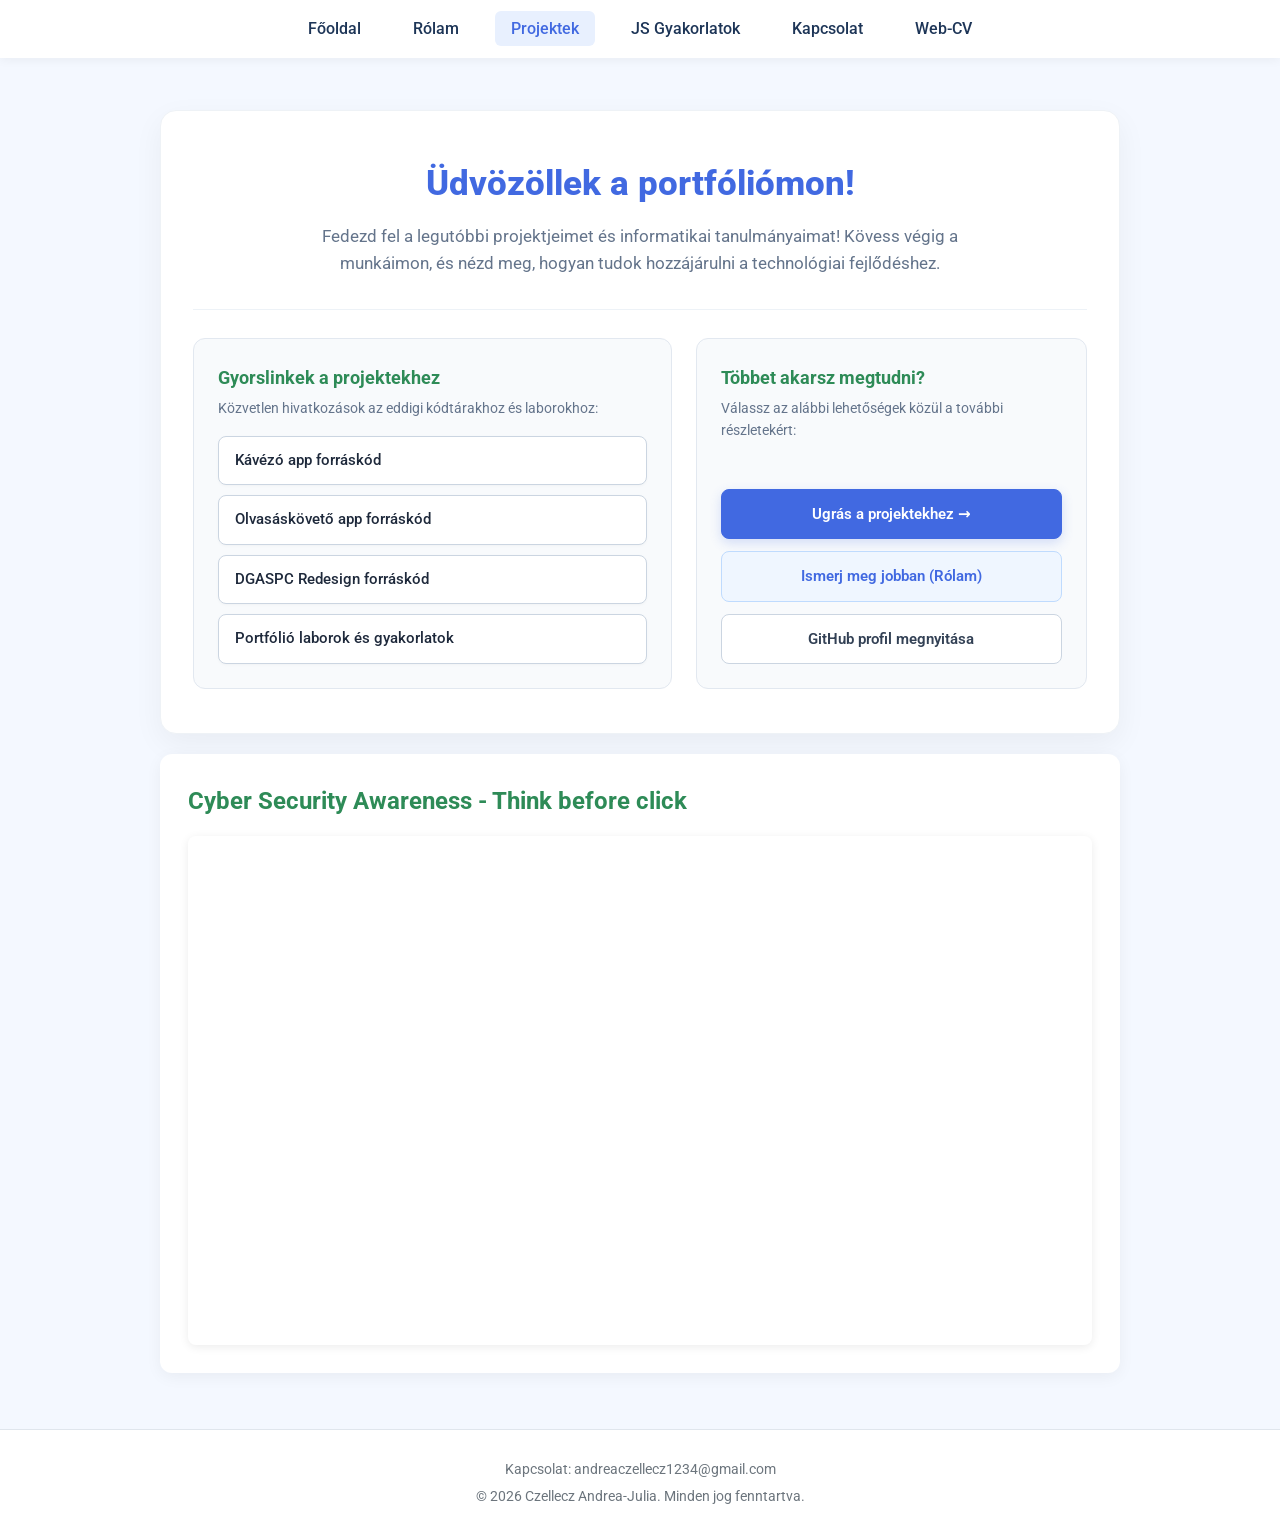
<file: index.html>
<!DOCTYPE html>
<html lang="hu">
<head>
    <meta charset="UTF-8">
    <meta name="viewport" content="width=device-width, initial-scale=1.0">
    <title>Portfolio - Főoldal</title>
    <link rel="stylesheet" href="base.css">
    <link rel="stylesheet" href="components.css">
</head>
<body>
    <header>
        <nav>
            <ul>
                <li><a href="index.html">Főoldal</a></li>
                <li><a href="rolam.html">Rólam</a></li>
                <li><a href="projektek.html" class="active">Projektek</a></li>
                <li><a href="gyakorlatok.html">JS Gyakorlatok</a></li>
                <li><a href="kapcsolat.html">Kapcsolat</a></li>
                <li><a href="https://andreajulia24.github.io/Web-CV/" target="_blank" rel="noopener noreferrer">Web-CV</a></li>
            </ul>
        </nav>
    </header>

<main class="main-content">
    <section class="hero-card">
        <h1>Üdvözöllek a portfóliómon!</h1>
        <p class="subtitle">
            Fedezd fel a legutóbbi projektjeimet és informatikai tanulmányaimat!
            Kövess végig a munkáimon, és nézd meg, hogyan tudok hozzájárulni a technológiai fejlődéshez.
        </p>

        <!-- Kétoszlopos modern Flexbox rács -->
        <div class="hero-columns">
            
            <!-- Bal kártya: Gyorslinkek -->
            <aside class="hero-panel">
                <div class="panel-header">
                    <h3>Gyorslinkek a projektekhez</h3>
                    <p>Közvetlen hivatkozások az eddigi kódtárakhoz és laborokhoz:</p>
                </div>
                <ul class="quick-links-list">
                    <li>
                        <a href="https://github.com/AndreaJulia24/CoffeeShop_App.git" target="_blank" rel="noopener noreferrer">
                            Kávézó app forráskód
                        </a>
                    </li>
                    <li>
                        <a href="https://github.com/AndreaJulia24/ReadingTrackerApp.git" target="_blank" rel="noopener noreferrer">
                            Olvasáskövető app forráskód
                        </a>
                    </li>
                    <li>
                        <a href="https://github.com/AndreaJulia24/dgaspc-redesign.git" target="_blank" rel="noopener noreferrer">
                            DGASPC Redesign forráskód
                        </a>
                    </li>
                    <li>
                        <a href="https://andreajulia24.github.io/webdev-laborok/" target="_blank" rel="noopener noreferrer">
                            Portfólió laborok és gyakorlatok
                        </a>
                    </li>
                </ul>
            </aside>

            <!-- Jobb kártya: Navigációs műveletek -->
            <div class="hero-panel">
                <div class="panel-header">
                    <h3>Többet akarsz megtudni?</h3>
                    <p>Válassz az alábbi lehetőségek közül a további részletekért:</p>
                </div>
                <div class="action-buttons">
                    <a href="projektek.html" class="btn btn-primary">
                        Ugrás a projektekhez &rarr;
                    </a>
                    <a href="rolam.html" class="btn btn-secondary">
                        Ismerj meg jobban (Rólam)
                    </a>
                    <a href="https://github.com/AndreaJulia24" target="_blank" rel="noopener noreferrer" class="btn btn-outline">
                        GitHub profil megnyitása
                    </a>
                </div>
            </div>

        </div>
    </section>

    <!-- 9. feladat: Beágyazott videó (iframe) -->
        <section class="card-section">
            <h2 style="color: seagreen; margin-bottom: 16px;">
                Cyber Security Awareness - Think before click
            </h2>
    <div class="video-container">
        <iframe 
            src="https://www.youtube.com/embed/lonTsrGAN9E" 
            title="Cyber Security Awareness Video" 
            allow="accelerometer; autoplay; clipboard-write; encrypted-media; gyroscope; picture-in-picture; web-share" 
            allowfullscreen>
        </iframe>
    </div>
</section>
</main>

    <footer>
        <p>Kapcsolat: andreaczellecz1234@gmail.com</p>
        <p>&copy; 2026 Czellecz Andrea-Julia. Minden jog fenntartva.</p>
    </footer>

    <script src="script.js"></script>
</body>
</html>
</file>
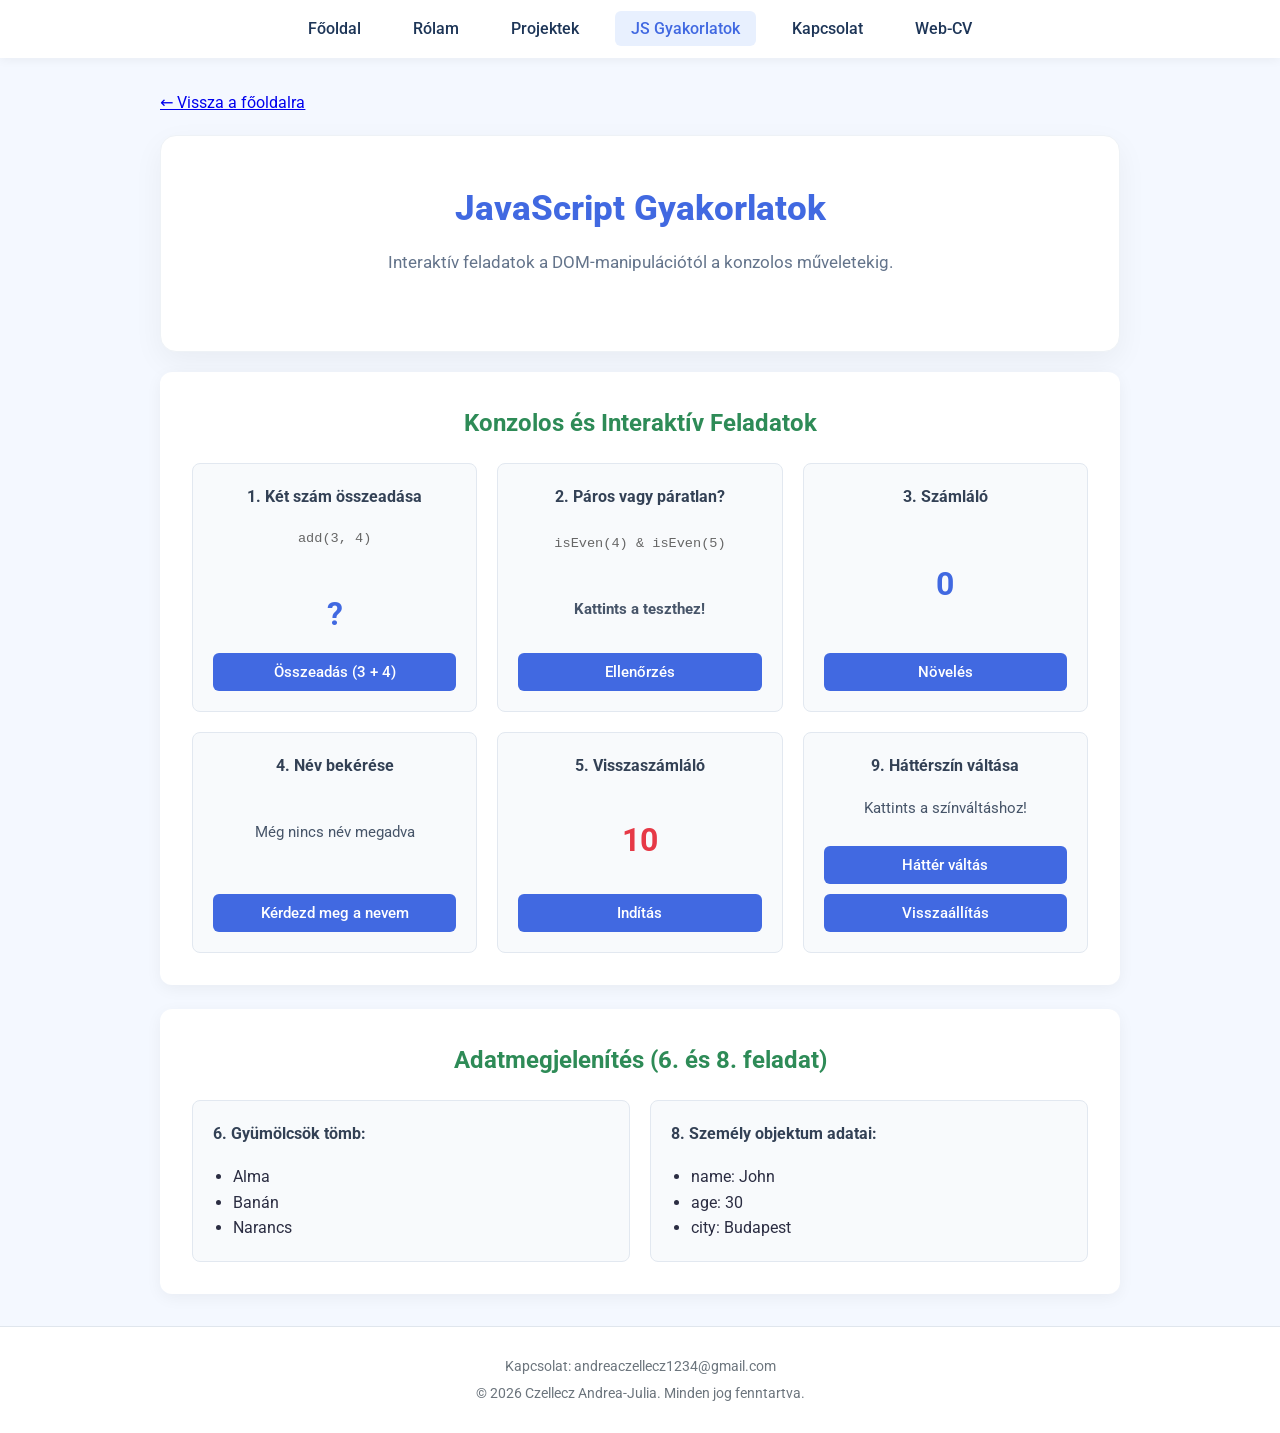
<file: gyakorlatok.html>
<!DOCTYPE html>
<html lang="hu">
<head>
    <meta charset="UTF-8">
    <meta name="viewport" content="width=device-width, initial-scale=1.0">
    <title>Portfolio - JS Gyakorlatok</title>
    <link rel="stylesheet" href="base.css">
    <link rel="stylesheet" href="components.css">
</head>
<body>
    <header>
        <nav>
            <ul>
                <li><a href="index.html">Főoldal</a></li>
                <li><a href="rolam.html">Rólam</a></li>
                <li><a href="projektek.html">Projektek</a></li>
                <li><a href="gyakorlatok.html" class="active">JS Gyakorlatok</a></li>
                <li><a href="kapcsolat.html">Kapcsolat</a></li>
                <li><a href="https://andreajulia24.github.io/Web-CV/" target="_blank" rel="noopener noreferrer">Web-CV</a></li>
            </ul>
        </nav>
    </header>

    <main class="main-content">
        <p><a href="index.html">&larr; Vissza a főoldalra</a></p>

        <section class="hero-card">
            <h1>JavaScript Gyakorlatok</h1>
            <p class="subtitle">Interaktív feladatok a DOM-manipulációtól a konzolos műveletekig.</p>
        </section>

        <!-- 1-5. és 9. Interaktív feladatok -->
        <section class="js-section">
            <h2>Konzolos és Interaktív Feladatok</h2>
            <div class="interactive-grid">
                
                <!-- 1. Feladat -->
                <div class="interactive-card">
                    <h4>1. Két szám összeadása</h4>
                    <p class="stat-text" style="color: #666; font-size: 0.85rem;"><code>add(3, 4)</code></p>
                    <p id="addResult" class="stat-number">?</p>
                    <button type="button" onclick="runAdd()">Összeadás (3 + 4)</button>
                </div>

                <!-- 2. Feladat -->
                <div class="interactive-card">
                    <h4>2. Páros vagy páratlan?</h4>
                    <p class="stat-text" style="color: #666; font-size: 0.85rem;"><code>isEven(4) &amp; isEven(5)</code></p>
                    <p id="isEvenResult" class="stat-text" style="font-weight: bold;">Kattints a teszthez!</p>
                    <button type="button" onclick="runIsEven()">Ellenőrzés</button>
                </div>

                <!-- 3. Feladat -->
                <div class="interactive-card">
                    <h4>3. Számláló</h4>
                    <p id="counter" class="stat-number">0</p>
                    <button type="button" onclick="incrementCounter()">Növelés</button>
                </div>

                <!-- 4. Feladat -->
                <div class="interactive-card">
                    <h4>4. Név bekérése</h4>
                    <p id="name" class="stat-text">Még nincs név megadva</p>
                    <button type="button" onclick="askName()">Kérdezd meg a nevem</button>
                </div>

                <!-- 5. Feladat -->
                <div class="interactive-card">
                    <h4>5. Visszaszámláló</h4>
                    <p id="countdown" class="stat-number countdown-highlight">10</p>
                    <button type="button" onclick="startCountdown()">Indítás</button>
                </div>

                <!-- 9. Feladat -->
                <div class="interactive-card">
                    <h4>9. Háttérszín váltása</h4>
                    <p class="stat-text">Kattints a színváltáshoz!</p>
                    <button type="button" onclick="changeBg()"style="margin-bottom: 10px;">Háttér váltás</button>
                    <button type="button" onclick="resetBg()">Visszaállítás</button>
                </div>

            </div>
        </section>

        <!-- 6. és 8. Lista és objektum elemek -->
        <section class="js-section" style="margin-top: 24px;">
            <h2>Adatmegjelenítés (6. és 8. feladat)</h2>
            <div class="interactive-grid">
                
                <!-- 6. Feladat -->
                <div class="interactive-card" style="text-align: left;">
                    <h4>6. Gyümölcsök tömb:</h4>
                    <ul id="fruitList" style="margin-top: 10px; padding-left: 20px;"></ul>
                </div>

                <!-- 8. Feladat -->
                <div class="interactive-card" style="text-align: left;">
                    <h4>8. Személy objektum adatai:</h4>
                    <ul id="personInfo" style="margin-top: 10px; padding-left: 20px;"></ul>
                </div>

            </div>
        </section>
    </main>

    <footer>
        <p>Kapcsolat: andreaczellecz1234@gmail.com</p>
        <p>&copy; 2026 Czellecz Andrea-Julia. Minden jog fenntartva.</p>
    </footer>

    <!-- JS csatolása a body legvégén -->
    <script src="script.js"></script>
</body>
</html>
</file>
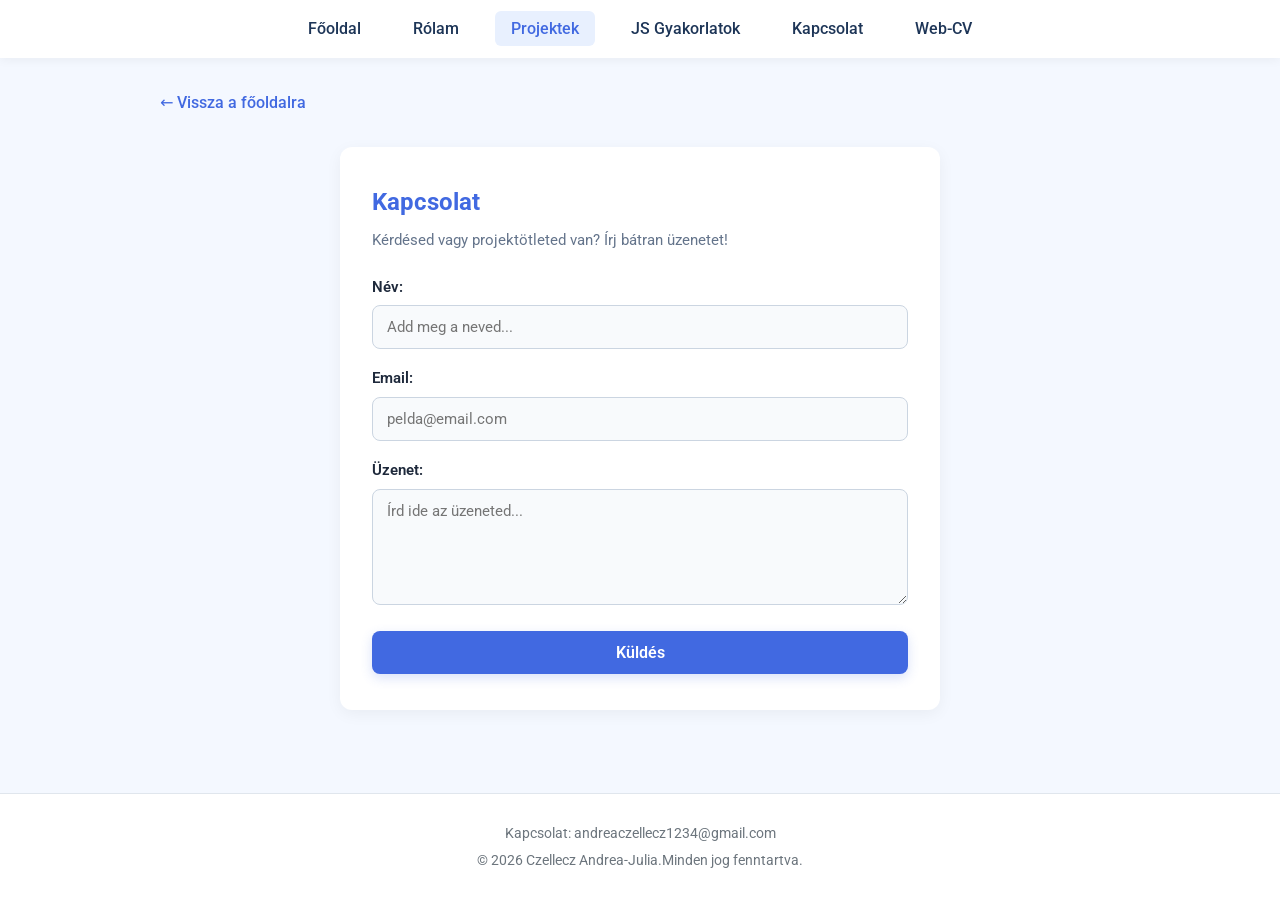
<file: kapcsolat.html>
<!DOCTYPE html>
<head>
    <meta charset="UTF-8">
    <meta name="viewport" content="width=device-width, initial-scale=1.0">
    <title>Kapcsolat</title>
    <link rel="stylesheet" href="base.css">
    <link rel="stylesheet" href="components.css">
</head>
<body>
    <header>
        <nav>
            <ul>
                <li><a href="index.html">Főoldal</a></li>
                <li><a href="rolam.html">Rólam</a></li>
                <li><a href="projektek.html" class="active">Projektek</a></li>
                <li><a href="gyakorlatok.html">JS Gyakorlatok</a></li>
                <li><a href="kapcsolat.html">Kapcsolat</a></li>
                <li><a href="https://andreajulia24.github.io/Web-CV/" target="_blank" rel="noopener noreferrer">Web-CV</a></li>
            </ul>
        </nav>
    </header>

<main class="main-content">
    <p><a href="index.html" class="back-link">&larr; Vissza a főoldalra</a></p>

    <section class="card-section contact-card">
        <h1>Kapcsolat</h1>
        <p class="contact-desc">Kérdésed vagy projektötleted van? Írj bátran üzenetet!</p>

        <!-- HTML 10. Feladat: Kapcsolatfelvételi űrlap -->
        <form class="contact-form">
            <div class="form-group">
                <label for="name">Név:</label>
                <input type="text" id="name" name="name" placeholder="Add meg a neved..." required>
            </div>

            <div class="form-group">
                <label for="email">Email:</label>
                <input type="email" id="email" name="email" placeholder="pelda@email.com" required>
            </div>

            <div class="form-group">
                <label for="message">Üzenet:</label>
                <textarea id="message" name="message" rows="5" placeholder="Írd ide az üzeneted..." required></textarea>
            </div>

            <button type="submit" class="btn btn-primary submit-btn">Küldés</button>
        </form>
    </section>
</main>

<footer>
    <p>Kapcsolat: andreaczellecz1234@gmail.com</p>
    <p>&copy; 2026 Czellecz Andrea-Julia.Minden jog fenntartva.</p>
</footer>

</body>
</html>
</file>
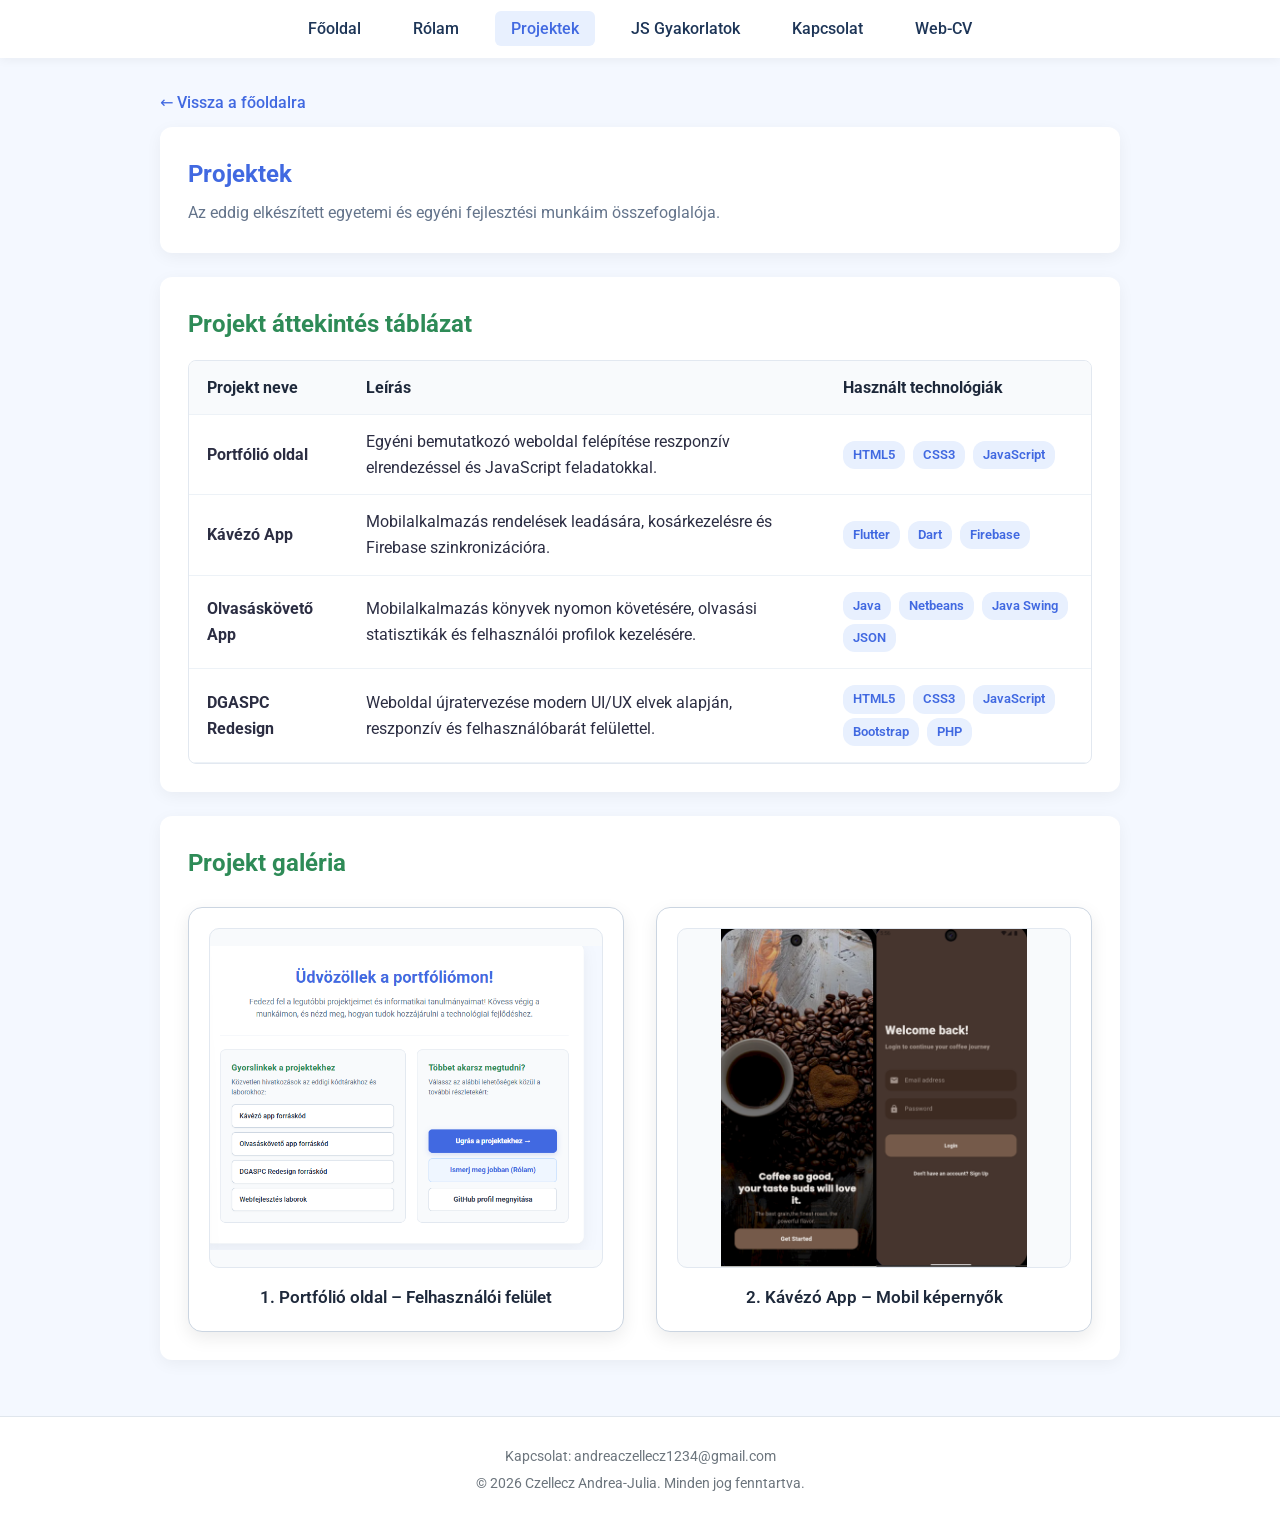
<file: projektek.html>
<!DOCTYPE html>
<html lang="hu">
<head>
    <meta charset="UTF-8">
    <meta name="viewport" content="width=device-width, initial-scale=1.0">
    <title>Portfolio - Projektek</title>
    <!-- CSS 13. feladat: mindkét fájl csatolása -->
    <link rel="stylesheet" href="base.css">
    <link rel="stylesheet" href="components.css">
</head>
<body>
    <header>
        <nav>
            <ul>
                <li><a href="index.html">Főoldal</a></li>
                <li><a href="rolam.html">Rólam</a></li>
                <li><a href="projektek.html" class="active">Projektek</a></li>
                <li><a href="gyakorlatok.html">JS Gyakorlatok</a></li>
                <li><a href="kapcsolat.html">Kapcsolat</a></li>
                <li><a href="https://andreajulia24.github.io/Web-CV/" target="_blank" rel="noopener noreferrer">Web-CV</a></li>
            </ul>
        </nav>
    </header>

    <main class="main-content">
        <!-- 11. feladat: Vissza a főoldalra gomb -->
        <p><a href="index.html" class="back-link">&larr; Vissza a főoldalra</a></p>

        <!-- Fejléc kártya -->
        <section class="card-section">
            <h1>Projektek</h1>
            <p style="color: #64748b; margin-bottom: 0;">Az eddig elkészített egyetemi és egyéni fejlesztési munkáim összefoglalója.</p>
        </section>

        <!-- 6. feladat: Projekttáblázat -->
        <section class="card-section">
            <h2>Projekt áttekintés táblázat</h2>
            <div class="table-container">
                <table class="project-table">
                    <thead>
                        <tr>
                            <th>Projekt neve</th>
                            <th>Leírás</th>
                            <th>Használt technológiák</th>
                        </tr>
                    </thead>
                    <tbody>
                        <tr>
                            <td><strong>Portfólió oldal</strong></td>
                            <td>Egyéni bemutatkozó weboldal felépítése reszponzív elrendezéssel és JavaScript feladatokkal.</td>
                            <td>
                                <span class="tech-badge">HTML5</span>
                                <span class="tech-badge">CSS3</span>
                                <span class="tech-badge">JavaScript</span>
                            </td>
                        </tr>
                        <tr>
                            <td><strong>Kávézó App</strong></td>
                            <td>Mobilalkalmazás rendelések leadására, kosárkezelésre és Firebase szinkronizációra.</td>
                            <td>
                                <span class="tech-badge">Flutter</span>
                                <span class="tech-badge">Dart</span>
                                <span class="tech-badge">Firebase</span>
                            </td>
                        </tr>
                        <tr>
                            <td><strong>Olvasáskövető App</strong></td>
                            <td>Mobilalkalmazás könyvek nyomon követésére, olvasási statisztikák és felhasználói profilok kezelésére.</td>
                            <td>
                                <span class="tech-badge">Java</span>
                                <span class="tech-badge">Netbeans</span>
                                <span class="tech-badge">Java Swing</span>
                                <span class="tech-badge">JSON</span>
                            </td>
                        </tr>
                        <tr>
                            <td><strong>DGASPC Redesign</strong></td>
                            <td>Weboldal újratervezése modern UI/UX elvek alapján, reszponzív és felhasználóbarát felülettel.</td>
                            <td>
                                <span class="tech-badge">HTML5</span>
                                <span class="tech-badge">CSS3</span>
                                <span class="tech-badge">JavaScript</span>
                                <span class="tech-badge">Bootstrap</span>
                                <span class="tech-badge">PHP</span>
                            </td>
                        </tr>
                    </tbody>
                </table>
            </div>
        </section>

        <!-- 8. feladat: Képgaléria (CSS 11. Grid feladat alapján) -->
        <section class="card-section">
            <h2>Projekt galéria</h2>
            <div class="grid">
                <figure>
                    <img src="assets/images/portfolio.png" alt="Portfólió oldal felülete">
                    <figcaption>1. Portfólió oldal – Felhasználói felület</figcaption>
                </figure>
                <figure>
                    <img src="assets/images/app.png" alt="Kávézó App felülete">
                    <figcaption>2. Kávézó App – Mobil képernyők</figcaption>
                </figure>
            </div>
        </section>

    </main>
    <footer>
        <p>Kapcsolat: andreaczellecz1234@gmail.com</p>
        <p>&copy; 2026 Czellecz Andrea-Julia. Minden jog fenntartva.</p>
    </footer>
</body>
</html>
</file>
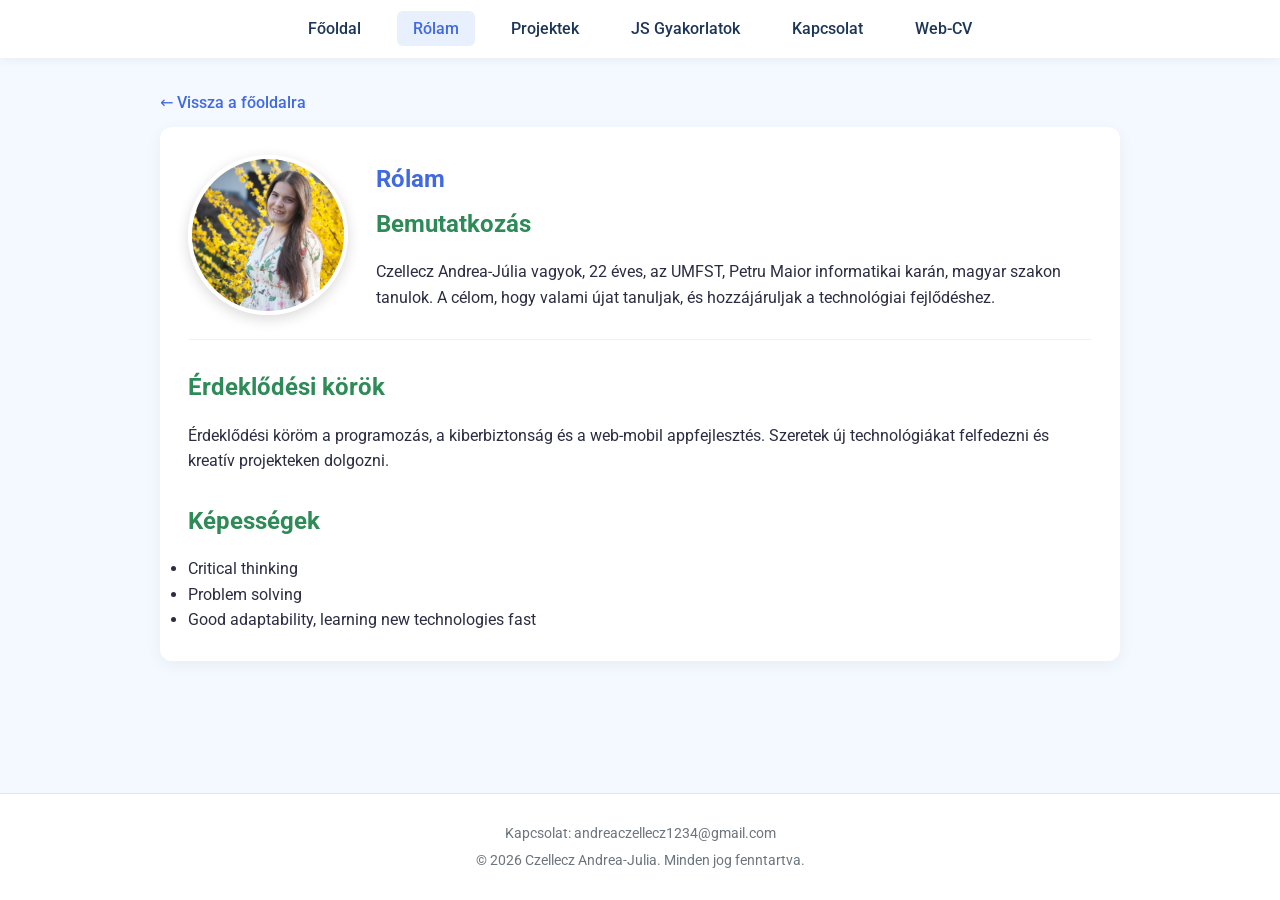
<file: rolam.html>
<!DOCTYPE html>
<html lang="hu">
<head>
    <meta charset="UTF-8">
    <meta name="viewport" content="width=device-width, initial-scale=1.0">
    <title>Portfolio - Rólam</title>
    <!-- Külső stíluslapok -->
    <link rel="stylesheet" href="base.css">
    <link rel="stylesheet" href="components.css">

    <!-- CSS 13. feladat: 2 belső (internal) stílusszabály -->
    <style>
        /* 1. belső stílus: a bemutatkozó szekció kiemelése */
        .about-header {
            display: flex;
            align-items: center;
            gap: 28px;
            margin-bottom: 28px;
            padding-bottom: 24px;
            border-bottom: 1px solid #eef2f6;
        }

        /* 2. belső stílus: a készségek elemeinek finom lebegése */
        .skills-list li:hover {
            border-color: royalblue;
            color: royalblue;
        }
    </style>
</head>
<body>
    <header>
        <nav>
            <ul>
                <li><a href="index.html">Főoldal</a></li>
                <li><a href="rolam.html" class="active">Rólam</a></li>
                <li><a href="projektek.html">Projektek</a></li>
                <li><a href="gyakorlatok.html">JS Gyakorlatok</a></li>
                <li><a href="kapcsolat.html">Kapcsolat</a></li>
                <li><a href="https://andreajulia24.github.io/Web-CV/" target="_blank" rel="noopener noreferrer">Web-CV</a></li>

            </ul>
        </nav>
    </header>

    <main class="main-content">
        <p><a href="index.html" class="back-link">&larr; Vissza a főoldalra</a></p>

        <section class="card-section">
            
            <div class="about-header">
                <img src="assets/images/profile1.png" alt="Profilkép" class="avatar">
                
                <div class="about-intro">
                    <h1>Rólam</h1>
                    <h2>Bemutatkozás</h2>
                    <p>Czellecz Andrea-Júlia vagyok, 22 éves, az UMFST, Petru Maior informatikai karán, magyar szakon tanulok.
                     A célom, hogy valami újat tanuljak, és hozzájáruljak a technológiai fejlődéshez.</p>
                    </p>
                </div>
            </div>

            <div class="container">
                <div>
                    <h2>Érdeklődési körök</h2>
                    <p>
                        Érdeklődési köröm a programozás, a kiberbiztonság és a web-mobil appfejlesztés. 
                        Szeretek új technológiákat felfedezni és kreatív projekteken dolgozni.
                    </p>
                </div>

                <div>
                    <h2>Képességek</h2>
                    <ul class="skills-list">
                        <li>Critical thinking</li>
                        <li>Problem solving</li>
                        <li>Good adaptability, learning new technologies fast</li>
                    </ul>
                </div>
            </div>

        </section>
    </main>

    <footer>
        <p>Kapcsolat: andreaczellecz1234@gmail.com</p>
        <p>&copy; 2026 Czellecz Andrea-Julia. Minden jog fenntartva.</p>
    </footer>
</body>
</html>
</file>
<file: base.css>
@import url('https://fonts.googleapis.com/css2?family=Roboto:wght@400;500;700&display=swap');

* {
  box-sizing: border-box;
  margin: 0;
  padding: 0;
}

body {
  font-family: 'Roboto', system-ui, -apple-system, sans-serif;
  font-size: 16px;
  background-color: #f4f8ff;
  color: #2b2d42;
  line-height: 1.6;
  display: flex;
  flex-direction: column;
  min-height: 100vh;
}

/* Navigáció */
header {
  background: #ffffff;
  box-shadow: 0 2px 10px rgba(0, 0, 0, 0.05);
  padding: 16px 0;
}

header nav ul {
  list-style: none;
  display: flex;
  justify-content: center;
  gap: 20px;
  flex-wrap: wrap;
}

header nav a {
  text-decoration: none;
  color: #1d3557;
  font-weight: 500;
  padding: 8px 16px;
  border-radius: 6px;
  transition: all 0.2s ease;
}

header nav a:hover,
header nav a.active {
  background-color: #e8f0fe;
  color: royalblue;
}

/* Fő tartalom konténer (360px - 1440px közötti reszponzivitáshoz) */
.main-content {
  max-width: 960px;
  width: 90%;
  margin: 32px auto;
  flex: 1;
}

/* Lábléc alulra rögzítve */
footer {
  margin-top: auto;
  background-color: #ffffff;
  border-top: 1px solid #e0e6ed;
  text-align: center;
  padding: 24px 16px;
  color: #6c757d;
  font-size: 0.9rem;
}

footer p {
  margin: 4px 0;
}
</file>
<file: components.css>
/* Hero szekció */
.hero-card {
  background: #ffffff;
  padding: 40px 32px;
  border-radius: 12px;
  box-shadow: 0 4px 16px rgba(0, 0, 0, 0.05);
  text-align: center;
  margin-bottom: 32px;
}

.hero-card h1 {
  color: royalblue;
  font-size: 2.2rem;
  margin-bottom: 12px;
}

.hero-card .subtitle {
  color: #555;
  font-size: 1.1rem;
  max-width: 600px;
  margin: 0 auto 24px;
}

.quick-links h3 {
  color: seagreen;
  margin-bottom: 16px;
  font-size: 1.1rem;
}

.button-group {
  display: flex;
  justify-content: center;
  gap: 16px;
  flex-wrap: wrap;
}

/* Gombok és link-gombok */
button, .btn {
  display: inline-block;
  text-decoration: none;
  font-family: inherit;
  font-size: 0.95rem;
  font-weight: 500;
  padding: 10px 20px;
  border-radius: 6px;
  border: none;
  cursor: pointer;
  transition: transform 0.2s, background-color 0.2s, box-shadow 0.2s;
}

.btn-primary, button {
  background-color: royalblue;
  color: #ffffff;
}

button:hover, .btn-primary:hover {
  background-color: #2b50c7;
  transform: translateY(-2px);
  box-shadow: 0 4px 12px rgba(65, 105, 225, 0.25);
}

.btn-secondary {
  background-color: #f1f5f9;
  color: #1d3557;
  border: 1px solid #cbd5e1;
}

.btn-secondary:hover {
  background-color: #e2e8f0;
  transform: translateY(-2px);
}

/* Fókusz akadálymentességhez */
button:focus, a:focus {
  outline: 3px solid #457b9d;
  outline-offset: 2px;
}

/* JS Gyakorlatok szekció */
.js-section {
  background: #ffffff;
  padding: 32px;
  border-radius: 12px;
  box-shadow: 0 4px 16px rgba(0, 0, 0, 0.05);
}

.js-section h2 {
  color: seagreen;
  margin-bottom: 20px;
  text-align: center;
}

.interactive-grid {
  display: grid;
  grid-template-columns: repeat(auto-fit, minmax(220px, 1fr));
  gap: 20px;
}

.interactive-card {
  background: #f8fafc;
  border: 1px solid #e2e8f0;
  border-radius: 8px;
  padding: 20px;
  text-align: center;
  display: flex;
  flex-direction: column;
  justify-content: space-between;
}

.interactive-card h4 {
  color: #334155;
  margin-bottom: 8px;
}

.stat-number {
  font-size: 2rem;
  font-weight: 700;
  color: royalblue;
  margin: 12px 0;
}

.countdown-highlight {
  color: #e63946;
}

.stat-text {
  font-size: 0.95rem;
  color: #475569;
  min-height: 40px;
  margin: 10px 0;
}

/* Kártya konténer a szekciókhoz */
.card-section {
  background: #ffffff;
  padding: 28px;
  border-radius: 12px;
  box-shadow: 0 4px 16px rgba(0, 0, 0, 0.05);
  margin-bottom: 24px;
}

.card-section h1 {
  color: royalblue;
  margin-bottom: 6px;
}

.card-section h2 {
  color: seagreen;
  margin-bottom: 16px;
}

/* Vissza gomb stílusa */
.back-link {
  display: inline-block;
  text-decoration: none;
  color: royalblue;
  font-weight: 500;
  margin-bottom: 12px;
}

.back-link:hover {
  text-decoration: underline;
}

/* 6. Feladat: Reszponzív, tiszta táblázat */
.table-container {
  overflow-x: auto;
  border-radius: 8px;
  border: 1px solid #e2e8f0;
}

.project-table {
  width: 100%;
  border-collapse: collapse;
  text-align: left;
}

.project-table th, 
.project-table td {
  padding: 14px 18px;
  border-bottom: 1px solid #edf2f7;
  vertical-align: middle;
}

.project-table th {
  background-color: #f8fafc;
  color: #1e293b;
  font-weight: 700;
}

.project-table tbody tr:hover {
  background-color: #f8fafc;
}

/* Technológia badge-ek */
.tech-badge {
  display: inline-block;
  background-color: #e8f0fe;
  color: royalblue;
  font-size: 0.8rem;
  font-weight: 600;
  padding: 4px 10px;
  border-radius: 12px;
  margin: 2px 4px 2px 0;
}

/* 8. és CSS 11. Feladat: Galéria CSS Grid */
.grid {
  display: grid;
  gap: 20px;
  grid-template-columns: repeat(2, 1fr);
}

@media (max-width: 600px) {
  .grid {
    grid-template-columns: 1fr;
  }
}

.grid figure {
  background: #f8fafc;
  border: 1px solid #e2e8f0;
  border-radius: 8px;
  padding: 12px;
  text-align: center;
  transition: transform 0.2s, box-shadow 0.2s;
}

.grid figure:hover {
  transform: translateY(-2px);
  box-shadow: 0 6px 14px rgba(0, 0, 0, 0.06);
}

.grid img {
  width: 100%;
  height: 200px;
  object-fit: cover;
  border-radius: 6px;
  display: block;
}

.grid figcaption {
  font-size: 0.95rem;
  color: #475569;
  font-weight: 500;
  margin-top: 10px;
}

/* 9. Feladat: Reszponzív YouTube videó beágyazás (16:9 képarány) */
.video-container {
  position: relative;
  padding-bottom: 56.25%; /* 16:9 arány */
  height: 0;
  overflow: hidden;
  border-radius: 8px;
  box-shadow: 0 2px 10px rgba(0, 0, 0, 0.08);
}

.video-container iframe {
  position: absolute;
  top: 0;
  left: 0;
  width: 100%;
  height: 100%;
  border: 0;
}

/* Kör alakú profilkép arcközpontú fókusszal */
.avatar {
  width: 160px;
  height: 160px;
  min-width: 160px;
  min-height: 160px;
  border-radius: 50% !important;
  object-fit: cover;
  object-position: center 15%;
  border: 4px solid #ffffff;
  box-shadow: 0 4px 14px rgba(0, 0, 0, 0.15);
  display: block;
}

.skills-box,
h2:has(+ .skills-list),
.card-section h2:nth-of-type(3) {
  margin-top: 28px; /* Kényelmes távolság a felette lévő szövegtől */
}

/* Gyorslinkek szekció */
.quick-links {
  margin-top: 28px;
  padding-top: 20px;
  border-top: 1px solid #edf2f7;
}

.quick-links-title {
  color: seagreen;
  font-size: 1.15rem;
  margin-bottom: 6px;
}

.more-info-text {
  color: #64748b;
  font-size: 0.95rem;
  margin-bottom: 20px;
}

/* Egymás alatti gombok elrendezése */
.button-column {
  display: flex;
  flex-direction: column; /* Egymás alá rendezi őket */
  align-items: center;    /* Középre zár */
  gap: 12px;              /* Távolság a gombok között */
  max-width: 320px;       /* Egységes, szép szélesség */
  margin: 0 auto;
}

/* Gombok közös stílusa */
.button-column .btn {
  width: 100%;            /* Mindegyik gomb egyforma széles */
  text-align: center;
  padding: 12px 20px;
  border-radius: 8px;
  text-decoration: none;
  font-weight: 500;
  font-size: 0.95rem;
  display: block;
  box-sizing: border-box;
  transition: transform 0.2s ease, box-shadow 0.2s ease, background-color 0.2s ease;
}

/* 1. Kék főgomb */
.btn-primary {
  background-color: royalblue;
  color: #ffffff;
  border: 1px solid royalblue;
  box-shadow: 0 4px 12px rgba(65, 105, 225, 0.2);
}

.btn-primary:hover {
  background-color: #2b50c7;
  transform: translateY(-2px);
}

/* 2. Zöld / szürke másodlagos gomb (Rólam oldal) */
.btn-secondary {
  background-color: #e8f0fe;
  color: royalblue;
  border: 1px solid #c7d9fc;
}

.btn-secondary:hover {
  background-color: #dbe7fd;
  transform: translateY(-2px);
}

/* 3. Letisztult fehér körvonalas gomb (GitHub) */
.btn-outline {
  background-color: #ffffff;
  color: #334155;
  border: 1px solid #cbd5e1;
}

.btn-outline:hover {
  background-color: #f8fafc;
  border-color: #94a3b8;
  transform: translateY(-2px);
}

/* Fő Hero kártya */
.hero-card {
  background: #ffffff;
  padding: 44px 32px;
  border-radius: 16px;
  box-shadow: 0 10px 30px rgba(0, 0, 0, 0.05);
  border: 1px solid #eef2f6;
  text-align: center;
  max-width: 980px;
  margin: 20px auto;
}

.hero-tag {
  display: inline-block;
  background-color: #eff6ff;
  color: royalblue;
  font-size: 0.82rem;
  font-weight: 700;
  padding: 4px 14px;
  border-radius: 999px;
  text-transform: uppercase;
  letter-spacing: 0.5px;
  margin-bottom: 14px;
}

.hero-card h1 {
  font-size: 2.2rem;
  font-weight: 800;
  color: royalblue;
  margin-bottom: 12px;
}

.hero-card .subtitle {
  color: #64748b;
  font-size: 1.05rem;
  line-height: 1.6;
  max-width: 680px;
  margin: 0 auto 32px;
}

/* Kétoszlopos tároló: Grid, ami szépen alkalmazkodik a helyhez */
.hero-columns {
  display: grid;
  grid-template-columns: 1.1fr 0.9fr;
  gap: 24px;
  text-align: left;
  border-top: 1px solid #edf2f7;
  padding-top: 28px;
}

/* Egyedi panelek (fehér, lebegő dobozok árnyékkal) */
.hero-panel {
  background-color: #f8fafc;
  border: 1px solid #e2e8f0;
  border-radius: 12px;
  padding: 24px;
  display: flex;
  flex-direction: column;
  justify-content: space-between;
}

.panel-header h3 {
  color: seagreen;
  font-size: 1.15rem;
  margin-bottom: 6px;
}

.panel-header p {
  color: #64748b;
  font-size: 0.9rem;
  line-height: 1.5;
  margin-bottom: 16px;
}

/* Bal oldali lista linkjei kis gombokként */
.quick-links-list {
  list-style: none !important;
  padding: 0 !important;
  margin: 0 !important;
  display: flex;
  flex-direction: column;
  gap: 10px;
}

.quick-links-list li a {
  display: flex;
  justify-content: space-between;
  align-items: center;
  padding: 12px 16px;
  background: #ffffff;
  border: 1px solid #cbd5e1;
  border-radius: 8px;
  color: #1e293b;
  text-decoration: none;
  font-weight: 500;
  font-size: 0.92rem;
  transition: all 0.2s ease;
  box-shadow: 0 1px 3px rgba(0, 0, 0, 0.03);
}

.quick-links-list li a:hover {
  background-color: #f0f7ff;
  border-color: royalblue;
  color: royalblue;
  transform: translateX(4px);
}

.quick-links-list .arrow {
  color: #94a3b8;
  font-weight: bold;
}

/* Jobb oldali gombok */
.action-buttons {
  display: flex;
  flex-direction: column;
  gap: 12px;
  margin-top: auto;
}

.btn {
  display: block;
  width: 100%;
  text-align: center;
  padding: 12px 18px;
  border-radius: 8px;
  text-decoration: none;
  font-size: 0.95rem;
  font-weight: 600;
  box-sizing: border-box;
  transition: transform 0.2s ease, box-shadow 0.2s ease, background-color 0.2s ease;
}

.btn-primary {
  background-color: royalblue;
  color: #ffffff;
  border: 1px solid royalblue;
  box-shadow: 0 4px 12px rgba(65, 105, 225, 0.2);
}

.btn-primary:hover {
  background-color: #2b50c7;
  transform: translateY(-2px);
  box-shadow: 0 6px 16px rgba(65, 105, 225, 0.3);
}

.btn-secondary {
  background-color: #eff6ff;
  color: royalblue;
  border: 1px solid #bfdbfe;
}

.btn-secondary:hover {
  background-color: #dbeafe;
  transform: translateY(-2px);
}

.btn-outline {
  background-color: #ffffff;
  color: #334155;
  border: 1px solid #cbd5e1;
}

.btn-outline:hover {
  background-color: #f1f5f9;
  border-color: #94a3b8;
  transform: translateY(-2px);
}

/* Csak tényleges mobilon (540px alatt) törjön egymás alá */
@media (max-width: 540px) {
  .hero-columns {
    grid-template-columns: 1fr;
  }
}

/* Kapcsolati kártya méretezése */
.contact-card {
  max-width: 600px;
  margin: 20px auto 40px auto;
  padding: 36px 32px;
}

.contact-card h1 {
  color: royalblue;
  margin-bottom: 6px;
}

.contact-desc {
  color: #64748b;
  margin-bottom: 24px;
  font-size: 0.95rem;
}

/* Űrlap elrendezése */
.contact-form {
  display: flex;
  flex-direction: column;
  gap: 18px;
  text-align: left;
}

.form-group {
  display: flex;
  flex-direction: column;
  gap: 6px;
}

.form-group label {
  font-weight: 600;
  color: #1e293b;
  font-size: 0.92rem;
}

/* Beviteli mezők egységes stílusa */
.contact-form input,
.contact-form textarea {
  width: 100%;
  padding: 12px 14px;
  border: 1px solid #cbd5e1;
  border-radius: 8px;
  font-size: 0.95rem;
  font-family: inherit;
  color: #1e293b;
  background-color: #f8fafc;
  box-sizing: border-box;
  transition: border-color 0.2s, background-color 0.2s, box-shadow 0.2s;
}

/* CSS 7. Feladat: Látható és modern fókusz-jelzés */
.contact-form input:focus,
.contact-form textarea:focus {
  outline: none;
  border-color: royalblue;
  background-color: #ffffff;
  box-shadow: 0 0 0 3px rgba(65, 105, 225, 0.2);
}

.contact-form textarea {
  resize: vertical;
}

/* Küldés gomb teljes szélességben vagy balra zártan */
.submit-btn {
  width: 100%;
  padding: 12px;
  font-size: 1rem;
  font-weight: 600;
  border: none;
  cursor: pointer;
  margin-top: 8px;
}

/* Nagyobb galéria rács: tágasabb kártyák */
.grid {
  display: grid;
  gap: 32px;
  /* Kártyánként legalább 380px szélesség, hogy kényelmesen elférjen */
  grid-template-columns: repeat(auto-fit, minmax(380px, 1fr));
  margin-top: 24px;
}

/* Nagyobb kártya konténer */
.grid figure {
  background: #ffffff;
  border: 1.5px solid #cbd5e1;
  border-radius: 14px;
  padding: 20px;
  text-align: center;
  box-shadow: 0 6px 18px rgba(0, 0, 0, 0.08);
  transition: transform 0.25s ease, box-shadow 0.25s ease, border-color 0.25s ease;
  display: flex;
  flex-direction: column;
}

.grid figure:hover {
  transform: translateY(-4px);
  border-color: royalblue;
  box-shadow: 0 12px 28px rgba(65, 105, 225, 0.16);
}

/* KÉP: Megnövelt magasság, és TELJESEN látszódik levágás nélkül */
.grid img {
  width: 100%;
  height: 340px;            /* Jóval nagyobb magasság, hogy minden jól kivehető legyen */
  object-fit: contain;      /* NEM VÁGJA LE a kép széleit, a teljes felület látszódik! */
  background-color: #f8fafc; /* Világos háttér, ha az arányok miatt maradna rés */
  border-radius: 10px;
  display: block;
  border: 1px solid #e2e8f0;
}

/* Képaláírás */
.grid figcaption {
  font-size: 1.05rem;
  color: #1e293b;
  font-weight: 600;
  margin-top: 16px;
}

/* Mobilon egy oszlopban jelenjen meg */
@media (max-width: 480px) {
  .grid {
    grid-template-columns: 1fr;
  }

  .grid img {
    height: 240px;
  }
}
</file>
